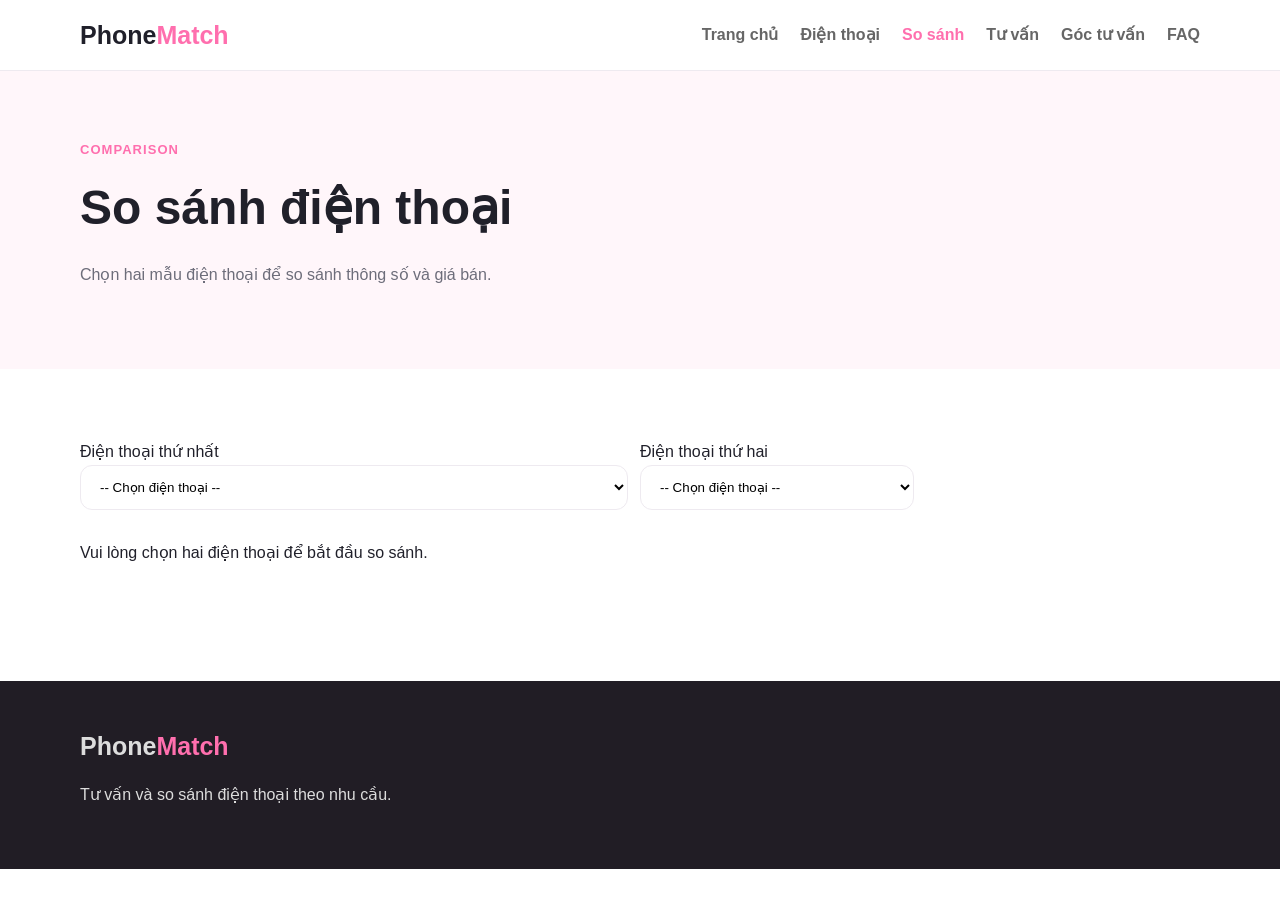
<file: compare.html>
<!DOCTYPE html>
<html lang="vi">
<head>
  <meta charset="UTF-8">
  <meta name="viewport" content="width=device-width, initial-scale=1.0">
  <title>So sánh điện thoại | PhoneMatch</title>
  <meta name="description" content="So sánh hai điện thoại theo giá, màn hình, chip, camera, pin và bộ nhớ.">
  <link rel="stylesheet" href="css/style.css">
</head>
<body>
  <header class="header">
    <div class="container nav">
      <a class="logo" href="index.html">Phone<span>Match</span></a>

      <button class="menu-btn" id="menuBtn" type="button"
              aria-label="Mở menu" aria-expanded="false">☰</button>

      <nav id="mainNav" aria-label="Điều hướng chính">
        <a href="index.html">Trang chủ</a>
        <a href="products.html">Điện thoại</a>
        <a class="active" href="compare.html" aria-current="page">So sánh</a>
        <a href="finder.html">Tư vấn</a>
        <a href="guides.html">Góc tư vấn</a>
        <a href="faq.html">FAQ</a>
      </nav>
    </div>
  </header>

  <main>
    <section class="page-hero">
      <div class="container">
        <span class="eyebrow">Comparison</span>
        <h1>So sánh điện thoại</h1>
        <p>Chọn hai mẫu điện thoại để so sánh thông số và giá bán.</p>
      </div>
    </section>

    <section class="section">
      <div class="container">
        <div class="compare-selects">
          <label>
            Điện thoại thứ nhất
            <select id="compareA" aria-label="Chọn điện thoại thứ nhất">
              <option value="">-- Chọn điện thoại --</option>
            </select>
          </label>

          <label>
            Điện thoại thứ hai
            <select id="compareB" aria-label="Chọn điện thoại thứ hai">
              <option value="">-- Chọn điện thoại --</option>
            </select>
          </label>
        </div>

        <div id="compareResult" class="compare-result" aria-live="polite">
          <p>Vui lòng chọn hai điện thoại để bắt đầu so sánh.</p>
        </div>
      </div>
    </section>
  </main>

  <footer>
    <div class="container">
      <div class="logo">Phone<span>Match</span></div>
      <p>Tư vấn và so sánh điện thoại theo nhu cầu.</p>
    </div>
  </footer>

  <script src="js/data.js"></script>
  <script src="js/compare.js"></script>
  <script src="js/main.js"></script>
</body>
</html>
</file>
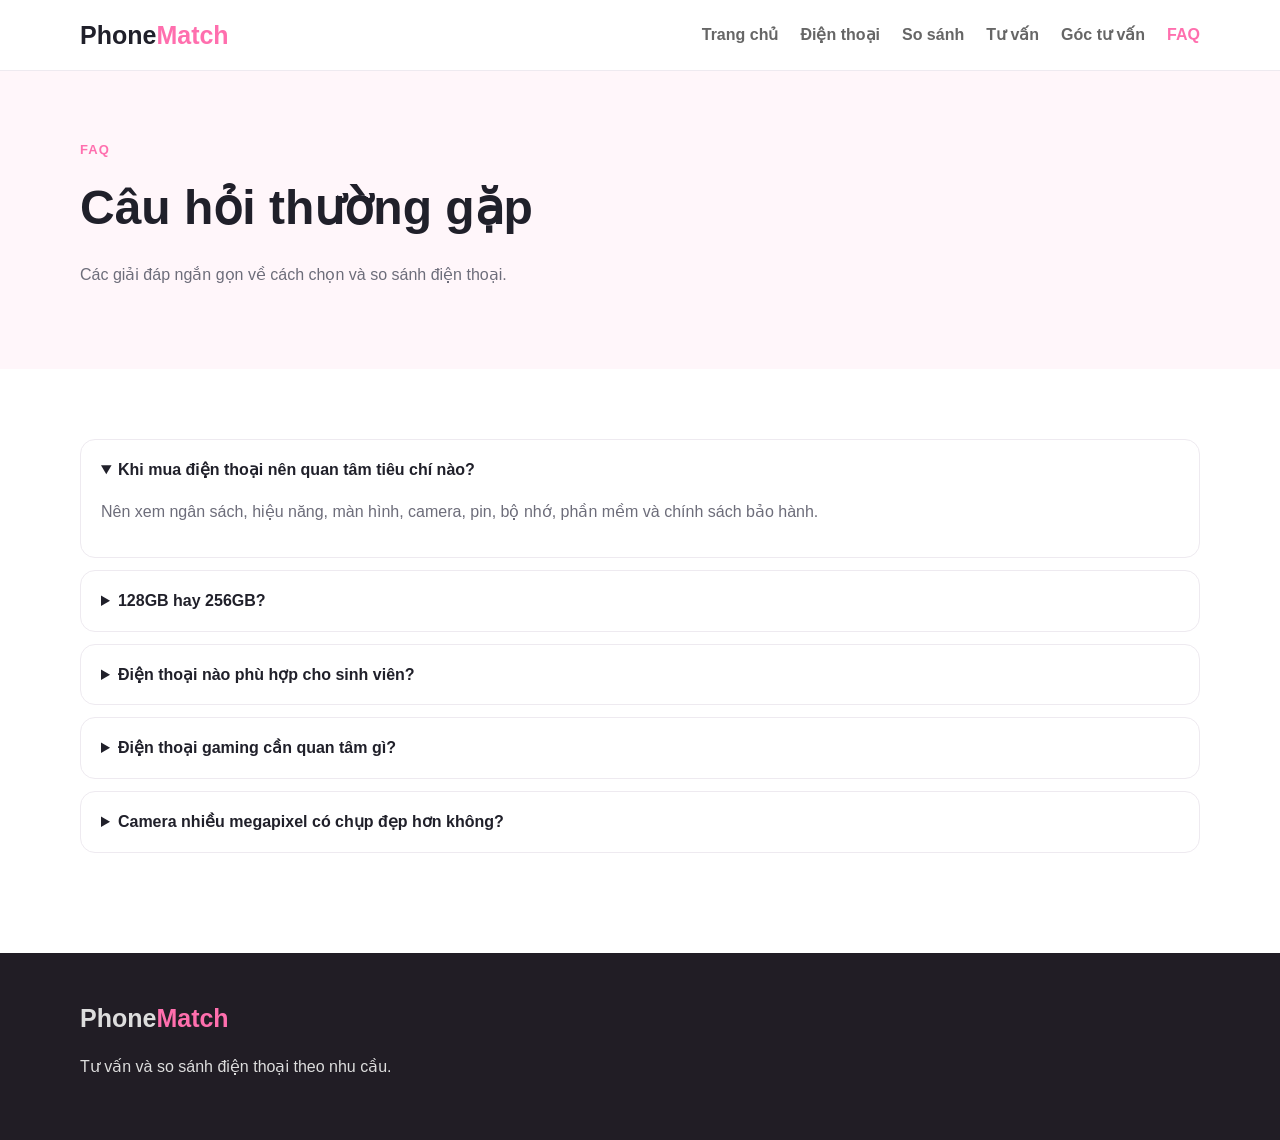
<file: faq.html>
<!DOCTYPE html>
<html lang="vi">
<head>
  <meta charset="UTF-8">
  <meta name="viewport" content="width=device-width, initial-scale=1.0">
  <title>FAQ | PhoneMatch</title>
  <meta name="description" content="Câu hỏi thường gặp về cách chọn và so sánh điện thoại.">
  <link rel="stylesheet" href="css/style.css">

  <script type="application/ld+json">
  {
    "@context": "https://schema.org",
    "@type": "FAQPage",
    "mainEntity": [
      {
        "@type": "Question",
        "name": "Khi mua điện thoại nên quan tâm tiêu chí nào?",
        "acceptedAnswer": {
          "@type": "Answer",
          "text": "Nên xem ngân sách, hiệu năng, màn hình, camera, pin, bộ nhớ, phần mềm và bảo hành."
        }
      },
      {
        "@type": "Question",
        "name": "128GB hay 256GB?",
        "acceptedAnswer": {
          "@type": "Answer",
          "text": "128GB phù hợp nhu cầu cơ bản; 256GB phù hợp nếu lưu nhiều ảnh, video hoặc game."
        }
      },
      {
        "@type": "Question",
        "name": "Điện thoại nào phù hợp cho sinh viên?",
        "acceptedAnswer": {
          "@type": "Answer",
          "text": "Nên ưu tiên mức giá phù hợp, pin tốt, hiệu năng đủ cho học tập và giải trí, cùng bộ nhớ đáp ứng nhu cầu."
        }
      }
    ]
  }
  </script>
</head>

<body>
  <header class="header">
    <div class="container nav">
      <a class="logo" href="index.html">Phone<span>Match</span></a>

      <button
        class="menu-btn"
        id="menuBtn"
        type="button"
        aria-label="Mở menu"
        aria-expanded="false"
      >
        ☰
      </button>

      <nav id="mainNav" aria-label="Điều hướng chính">
        <a href="index.html">Trang chủ</a>
        <a href="products.html">Điện thoại</a>
        <a href="compare.html">So sánh</a>
        <a href="finder.html">Tư vấn</a>
        <a href="guides.html">Góc tư vấn</a>
        <a class="active" href="faq.html" aria-current="page">FAQ</a>
      </nav>
    </div>
  </header>

  <main>
    <section class="page-hero">
      <div class="container">
        <span class="eyebrow">FAQ</span>
        <h1>Câu hỏi thường gặp</h1>
        <p>Các giải đáp ngắn gọn về cách chọn và so sánh điện thoại.</p>
      </div>
    </section>

    <section class="section">
      <div class="container faq-list">
        <details open>
          <summary>Khi mua điện thoại nên quan tâm tiêu chí nào?</summary>
          <p>
            Nên xem ngân sách, hiệu năng, màn hình, camera, pin, bộ nhớ,
            phần mềm và chính sách bảo hành.
          </p>
        </details>

        <details>
          <summary>128GB hay 256GB?</summary>
          <p>
            128GB phù hợp nhu cầu cơ bản. 256GB phù hợp nếu bạn lưu nhiều
            ảnh, video, game hoặc muốn dùng điện thoại lâu hơn.
          </p>
        </details>

        <details>
          <summary>Điện thoại nào phù hợp cho sinh viên?</summary>
          <p>
            Nên ưu tiên giá phù hợp ngân sách, pin tốt, hiệu năng đủ cho
            học tập và giải trí, cùng bộ nhớ đáp ứng nhu cầu.
          </p>
        </details>

        <details>
          <summary>Điện thoại gaming cần quan tâm gì?</summary>
          <p>
            Hãy xem chipset/GPU, khả năng kiểm soát nhiệt, màn hình, pin
            và tốc độ sạc. Không nên chỉ nhìn vào RAM.
          </p>
        </details>

        <details>
          <summary>Camera nhiều megapixel có chụp đẹp hơn không?</summary>
          <p>
            Không. Chất lượng ảnh còn phụ thuộc cảm biến, ống kính, xử lý
            ảnh, chống rung và điều kiện ánh sáng.
          </p>
        </details>
      </div>
    </section>
  </main>

  <footer>
    <div class="container">
      <div class="logo">Phone<span>Match</span></div>
      <p>Tư vấn và so sánh điện thoại theo nhu cầu.</p>
    </div>
  </footer>

  <script src="js/main.js" defer></script>
</body>
</html>
</file>
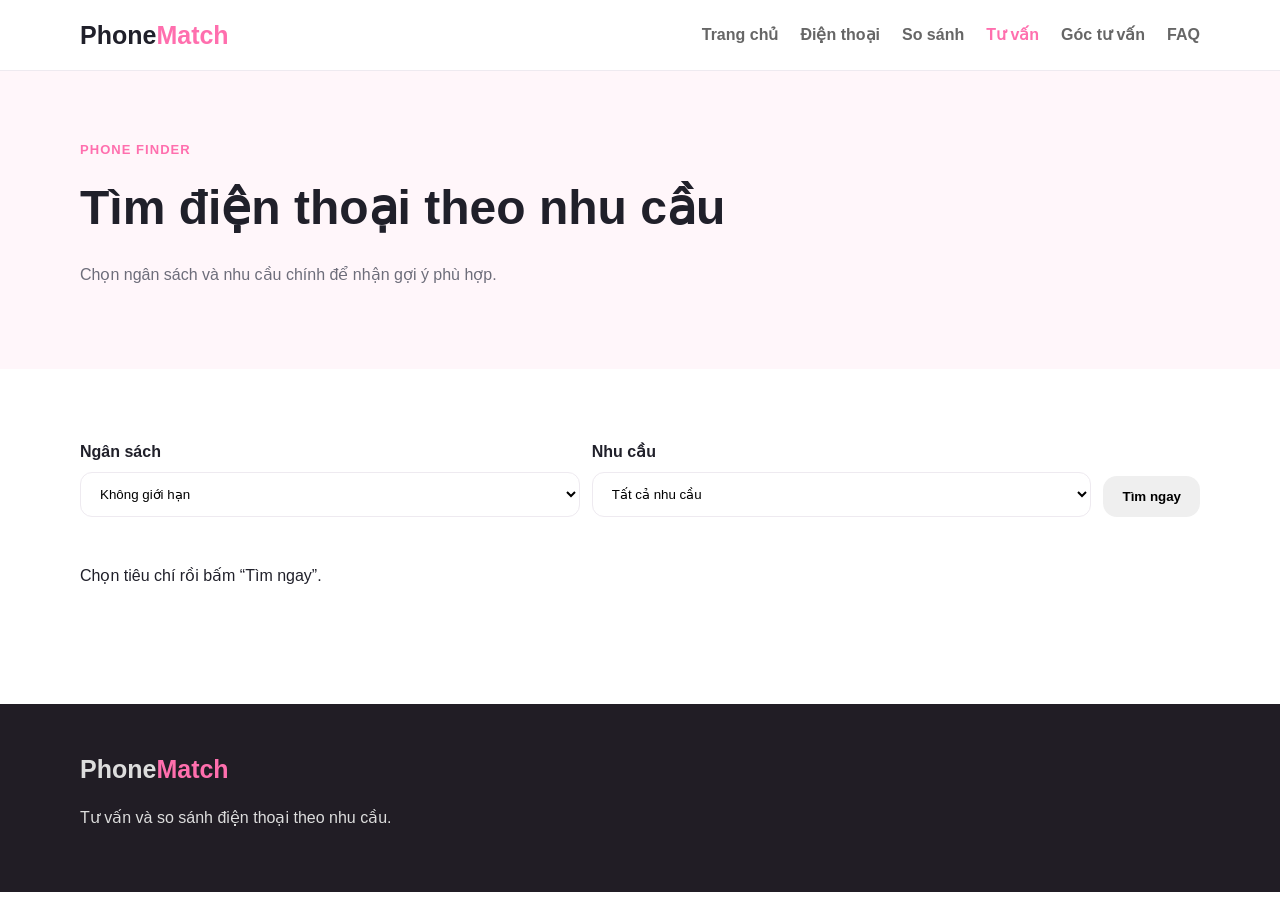
<file: finder.html>
<!DOCTYPE html>
<html lang="vi">
<head>
  <meta charset="UTF-8">
  <meta name="viewport" content="width=device-width, initial-scale=1.0">
  <title>Tư vấn chọn điện thoại | PhoneMatch</title>
  <meta name="description" content="Tìm điện thoại phù hợp dựa trên ngân sách và nhu cầu sử dụng.">
  <link rel="stylesheet" href="css/style.css">
</head>
<body>
  <header class="header">
    <div class="container nav">
      <a class="logo" href="index.html">Phone<span>Match</span></a>

      <button class="menu-btn" id="menuBtn" type="button"
              aria-label="Mở menu" aria-expanded="false">☰</button>

      <nav id="mainNav" aria-label="Điều hướng chính">
        <a href="index.html">Trang chủ</a>
        <a href="products.html">Điện thoại</a>
        <a href="compare.html">So sánh</a>
        <a class="active" href="finder.html" aria-current="page">Tư vấn</a>
        <a href="guides.html">Góc tư vấn</a>
        <a href="faq.html">FAQ</a>
      </nav>
    </div>
  </header>

  <main>
    <section class="page-hero">
      <div class="container">
        <span class="eyebrow">Phone Finder</span>
        <h1>Tìm điện thoại theo nhu cầu</h1>
        <p>
          Chọn ngân sách và nhu cầu chính để nhận gợi ý phù hợp.
        </p>
      </div>
    </section>

    <section class="section">
      <div class="container">
        <div class="finder-box">
          <label for="finderBudget">
            Ngân sách
            <select id="finderBudget">
              <option value="999">Không giới hạn</option>
              <option value="5">Dưới 5 triệu</option>
              <option value="10">Dưới 10 triệu</option>
              <option value="15">Dưới 15 triệu</option>
            </select>
          </label>

          <label for="finderNeed">
            Nhu cầu
            <select id="finderNeed">
              <option value="">Tất cả nhu cầu</option>
              <option value="camera">Chụp ảnh</option>
              <option value="gaming">Chơi game</option>
              <option value="battery">Pin tốt</option>
              <option value="student">Sinh viên</option>
            </select>
          </label>

          <button class="btn btn-primary" id="findBtn" type="button">
            Tìm ngay
          </button>
        </div>

        <div id="finderResult" class="product-grid" aria-live="polite">
          <p>Chọn tiêu chí rồi bấm “Tìm ngay”.</p>
        </div>
      </div>
    </section>
  </main>

  <footer>
    <div class="container">
      <div class="logo">Phone<span>Match</span></div>
      <p>Tư vấn và so sánh điện thoại theo nhu cầu.</p>
    </div>
  </footer>

  <script src="js/data.js" defer></script>
  <script src="js/finder.js" defer></script>
  <script src="js/main.js" defer></script>
</body>
</html>
</file>
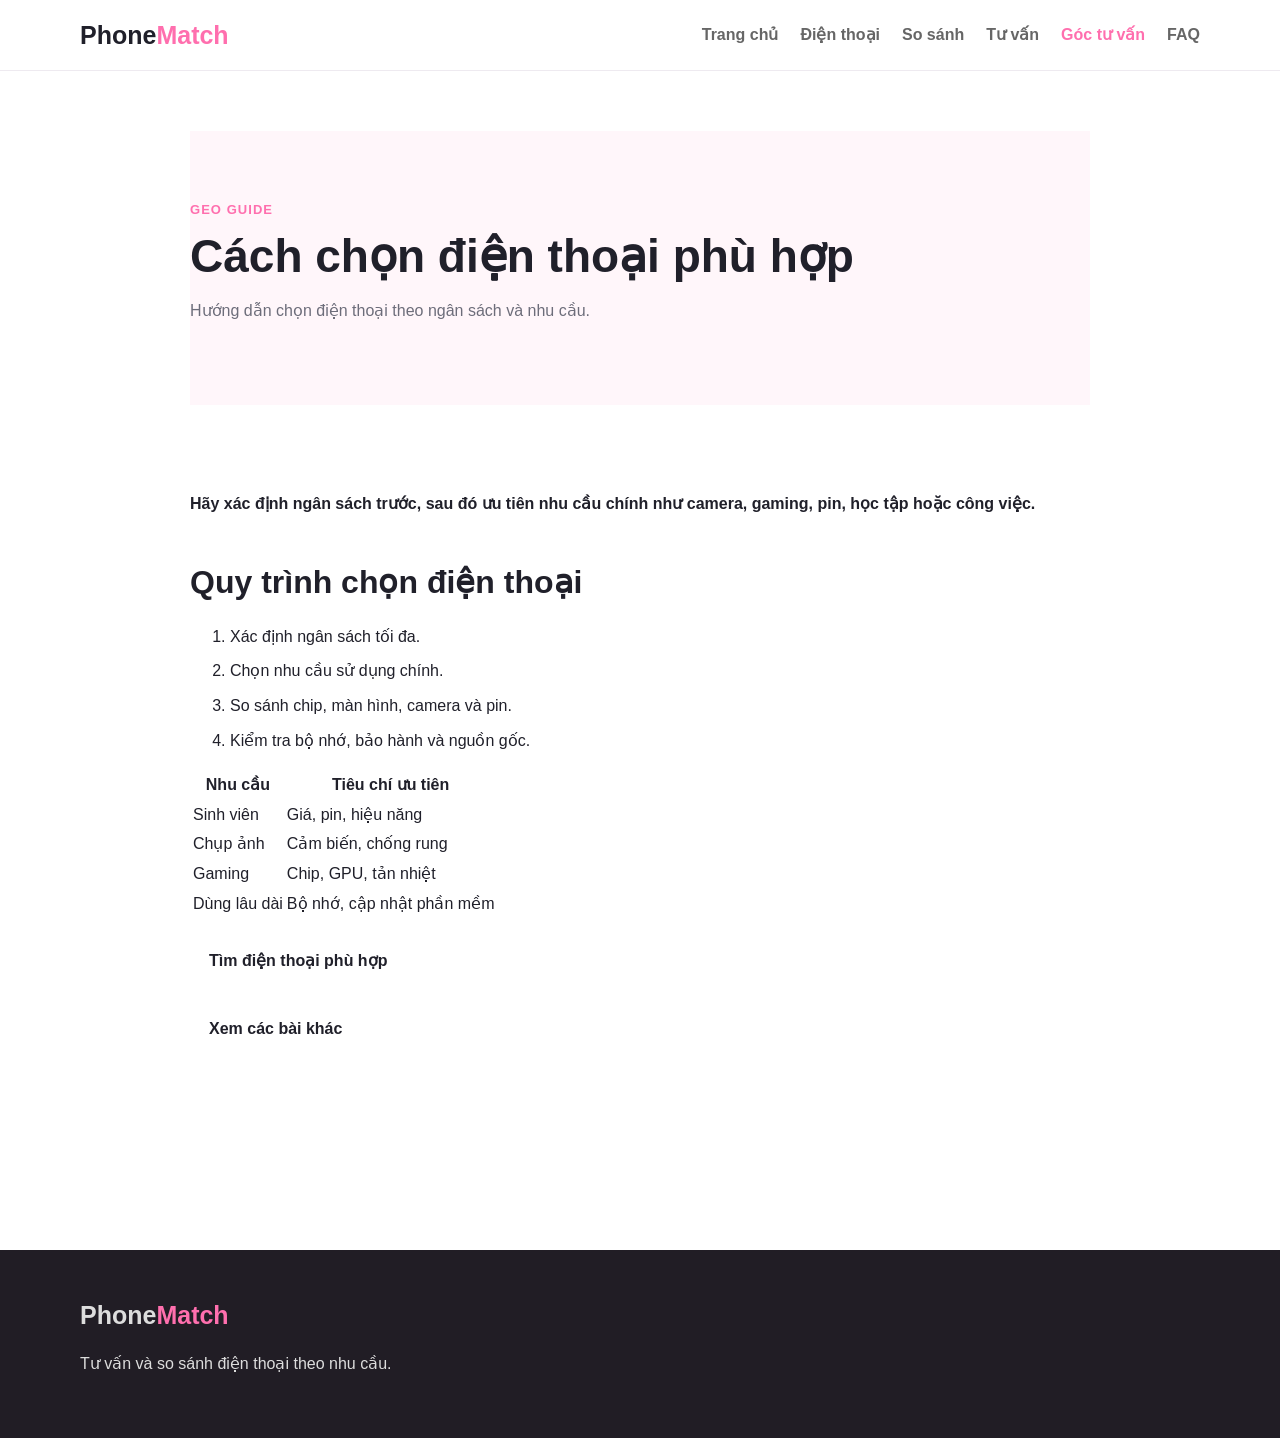
<file: guide.html>
<!DOCTYPE html>
<html lang="vi">
<head>
  <meta charset="UTF-8">
  <meta name="viewport" content="width=device-width, initial-scale=1.0">
  <title>Góc tư vấn | PhoneMatch</title>
  <meta name="description" content="Bài hướng dẫn chọn điện thoại theo nhu cầu.">
  <link rel="stylesheet" href="css/style.css">
</head>
<body>
  <header class="header">
    <div class="container nav">
      <a class="logo" href="index.html">Phone<span>Match</span></a>

      <button
        class="menu-btn"
        id="menuBtn"
        type="button"
        aria-label="Mở menu"
        aria-expanded="false"
      >
        ☰
      </button>

      <nav id="mainNav" aria-label="Điều hướng chính">
        <a href="index.html">Trang chủ</a>
        <a href="products.html">Điện thoại</a>
        <a href="compare.html">So sánh</a>
        <a href="finder.html">Tư vấn</a>
        <a class="active" href="guides.html" aria-current="page">Góc tư vấn</a>
        <a href="faq.html">FAQ</a>
      </nav>
    </div>
  </header>

  <main>
    <article id="guideContent" class="container guide-article" aria-live="polite">
  <p>Đang tải bài viết...</p>
</article>
  </main>

  <footer>
    <div class="container">
      <div class="logo">Phone<span>Match</span></div>
      <p>Tư vấn và so sánh điện thoại theo nhu cầu.</p>
    </div>
  </footer>

  <script src="js/guides.js?v=2" defer></script>
<script src="js/main.js?v=2" defer></script>
</body>
</html>
</file>
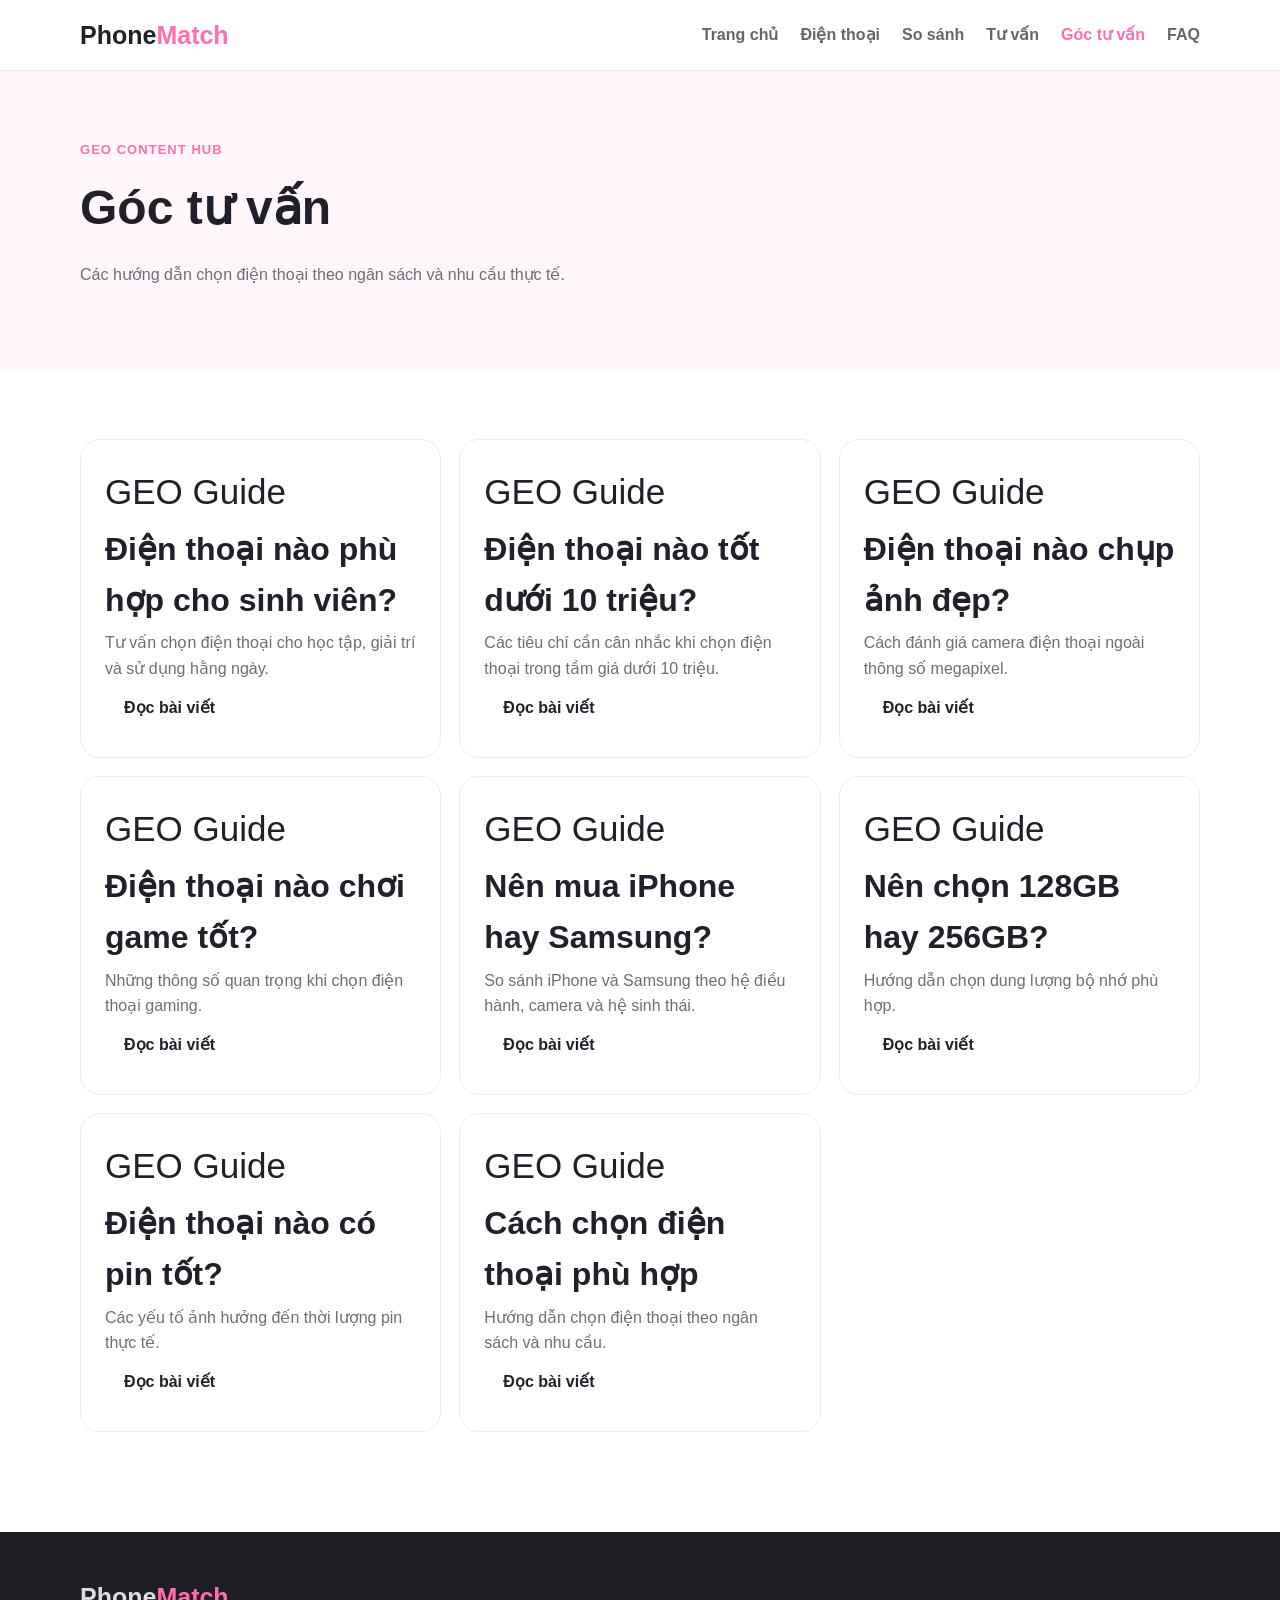
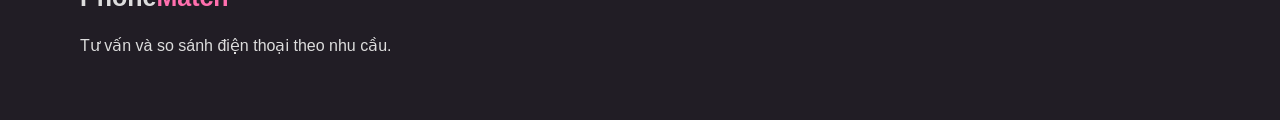
<file: guides.html>
<!DOCTYPE html>
<html lang="vi">
<head>
  <meta charset="UTF-8">
  <meta name="viewport" content="width=device-width, initial-scale=1.0">
  <title>Góc tư vấn điện thoại | PhoneMatch</title>
  <meta name="description" content="Các bài hướng dẫn chọn điện thoại theo ngân sách và nhu cầu.">
  <link rel="stylesheet" href="css/style.css">
</head>
<body>
  <header class="header">
    <div class="container nav">
      <a class="logo" href="index.html">Phone<span>Match</span></a>

      <button class="menu-btn" id="menuBtn" type="button"
              aria-label="Mở menu" aria-expanded="false">☰</button>

      <nav id="mainNav" aria-label="Điều hướng chính">
        <a href="index.html">Trang chủ</a>
        <a href="products.html">Điện thoại</a>
        <a href="compare.html">So sánh</a>
        <a href="finder.html">Tư vấn</a>
        <a class="active" href="guides.html" aria-current="page">Góc tư vấn</a>
        <a href="faq.html">FAQ</a>
      </nav>
    </div>
  </header>

  <main>
    <section class="page-hero">
      <div class="container">
        <span class="eyebrow">GEO Content Hub</span>
        <h1>Góc tư vấn</h1>
        <p>Các hướng dẫn chọn điện thoại theo ngân sách và nhu cầu thực tế.</p>
      </div>
    </section>

    <section class="section">
      <div class="container">
        <div class="guide-grid">
          <a class="guide-card" href="guide.html?topic=student">
            <span>🎓</span>
            <h2>Điện thoại nào phù hợp cho sinh viên?</h2>
            <p>Ngân sách, pin, hiệu năng và bộ nhớ.</p>
          </a>

          <a class="guide-card" href="guide.html?topic=camera">
            <span>📸</span>
            <h2>Điện thoại nào chụp ảnh đẹp?</h2>
            <p>Cách đánh giá camera thay vì chỉ nhìn số MP.</p>
          </a>

          <a class="guide-card" href="guide.html?topic=gaming">
            <span>🎮</span>
            <h2>Điện thoại gaming cần quan tâm gì?</h2>
            <p>Chip, GPU, màn hình, nhiệt độ và pin.</p>
          </a>

          <a class="guide-card" href="guide.html?topic=storage">
            <span>💾</span>
            <h2>128GB hay 256GB?</h2>
            <p>Chọn dung lượng theo thói quen sử dụng.</p>
          </a>

          <a class="guide-card" href="guide.html?topic=iphone-samsung">
            <span>⚖️</span>
            <h2>iPhone và Samsung khác nhau thế nào?</h2>
            <p>So sánh hệ điều hành, phần cứng và hệ sinh thái.</p>
          </a>

          <a class="guide-card" href="guide.html?topic=budget">
            <span>💰</span>
            <h2>Nên chọn điện thoại theo ngân sách thế nào?</h2>
            <p>Cách chia tiêu chí trước khi mua.</p>
          </a>
        </div>
      </div>
    </section>
  </main>

  <footer>
    <div class="container">
      <div class="logo">Phone<span>Match</span></div>
      <p>Tư vấn và so sánh điện thoại theo nhu cầu.</p>
    </div>
  </footer>

  <script src="js/main.js" defer></script>
  <script src="js/guides.js" defer></script>
</body>
</html>
</file>
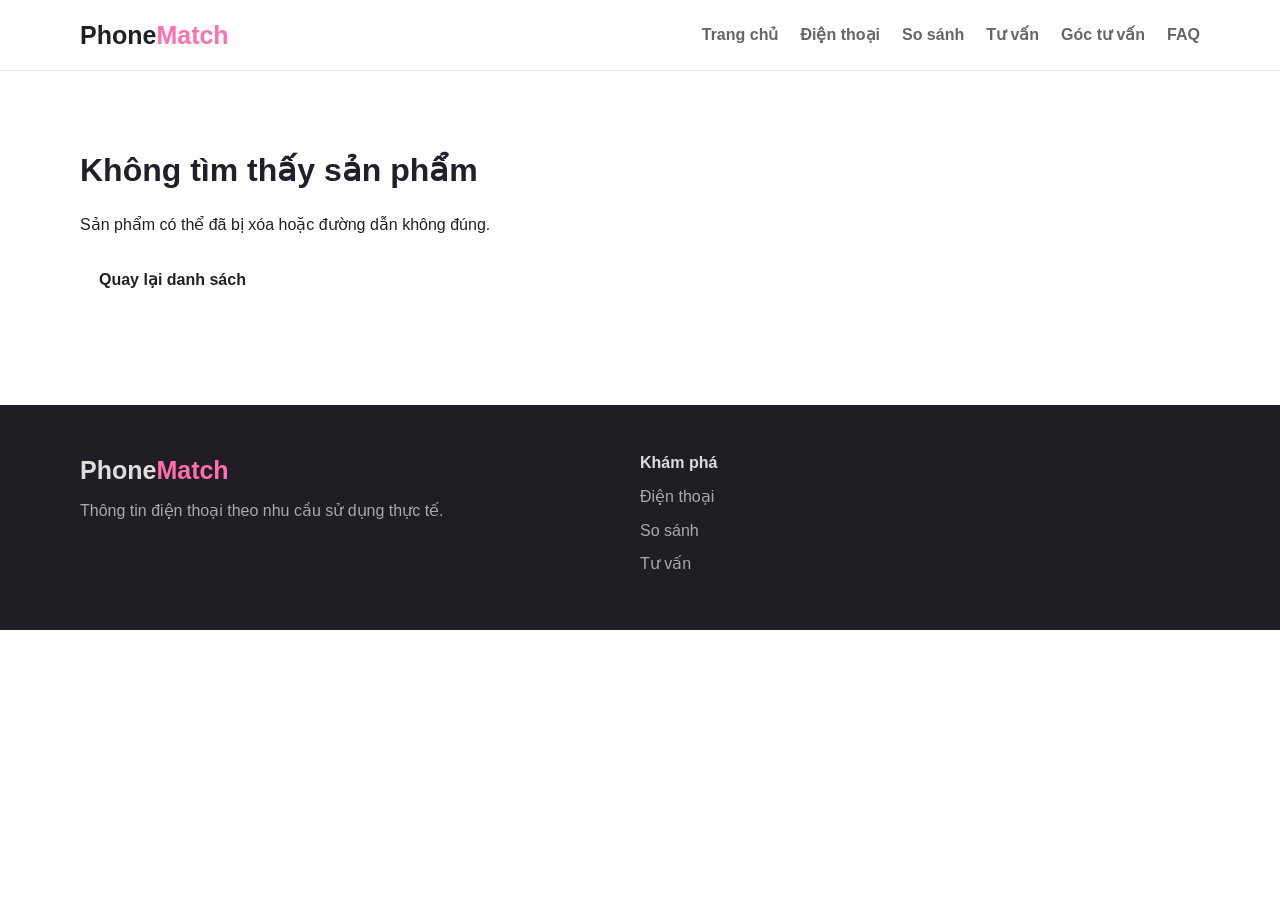
<file: product-detail.html>
<!DOCTYPE html>
<html lang="vi">
<head>
  <meta charset="UTF-8">
  <meta name="viewport" content="width=device-width, initial-scale=1.0">
  <title>Chi tiết điện thoại | PhoneMatch</title>
  <meta name="description" content="Thông tin, thông số và tiêu chí phù hợp của điện thoại.">
  <link rel="stylesheet" href="css/style.css">
</head>
<body>
  <header class="header">
    <div class="container nav">
      <a class="logo" href="index.html">Phone<span>Match</span></a>

      <button
        class="menu-btn"
        id="menuBtn"
        type="button"
        aria-label="Mở menu"
        aria-expanded="false"
      >
        ☰
      </button>

      <nav id="mainNav" aria-label="Điều hướng chính">
        <a href="index.html">Trang chủ</a>
        <a href="products.html">Điện thoại</a>
        <a href="compare.html">So sánh</a>
        <a href="finder.html">Tư vấn</a>
        <a href="guides.html">Góc tư vấn</a>
        <a href="faq.html">FAQ</a>
      </nav>
    </div>
  </header>

  <main id="productDetail" aria-live="polite">
    <section class="page-hero">
      <div class="container">
        <p>Đang tải thông tin sản phẩm...</p>
      </div>
    </section>
  </main>

  <footer>
    <div class="container footer-grid">
      <div>
        <div class="logo">Phone<span>Match</span></div>
        <p>Thông tin điện thoại theo nhu cầu sử dụng thực tế.</p>
      </div>

      <div>
        <strong>Khám phá</strong>
        <a href="products.html">Điện thoại</a>
        <a href="compare.html">So sánh</a>
        <a href="finder.html">Tư vấn</a>
      </div>
    </div>
  </footer>

  <script src="js/data.js" defer></script>
  <script src="js/product.js" defer></script>
  <script src="js/main.js" defer></script>
</body>
</html>
</file>
<file: css/style.css>
:root{--pink:#ff6fae;--pink2:#ffe7f1;--dark:#20202a;--muted:#6d6d7a;--bg:#fff;--soft:#fff6fa;--line:#eeeaf0;--shadow:0 12px 35px rgba(31,20,35,.08)}
*{box-sizing:border-box}body{margin:0;font-family:Inter,Segoe UI,Arial,sans-serif;color:var(--dark);background:var(--bg);line-height:1.6}a{text-decoration:none;color:inherit}.container{width:min(1120px,92%);margin:auto}
.header{position:sticky;top:0;z-index:10;background:rgba(255,255,255,.94);backdrop-filter:blur(12px);border-bottom:1px solid var(--line)}.nav{min-height:70px;display:flex;align-items:center;justify-content:space-between;gap:24px}.logo{font-size:25px;font-weight:900}.logo span{color:var(--pink)}nav{display:flex;gap:22px}nav a{font-weight:700;color:#666}nav a:hover,nav a.active{color:var(--pink)}.menu-btn{display:none;border:0;background:none;font-size:24px}
.hero{padding:80px 0;background:linear-gradient(135deg,#fff 0%,#fff1f7 100%)}.hero-grid{display:grid;grid-template-columns:1.2fr .8fr;gap:50px;align-items:center}.badge,.eyebrow{display:inline-block;color:var(--pink);font-weight:800;font-size:13px;letter-spacing:.08em;text-transform:uppercase}.hero h1{font-size:clamp(42px,6vw,72px);line-height:1.05;margin:15px 0}.hero h1 span{color:var(--pink)}.hero p{font-size:18px;color:var(--muted);max-width:650px}.hero-actions{display:flex;gap:12px;margin-top:25px}.btn{display:inline-flex;align-items:center;justify-content:center;border:0;border-radius:14px;padding:13px 19px;font-weight:800;cursor:pointer}.primary{background:var(--pink);color:#fff}.secondary{background:#fff;border:1px solid var(--line)}.hero-card{background:#fff;border:1px solid var(--line);border-radius:28px;padding:30px;box-shadow:var(--shadow);display:flex;align-items:center;gap:20px}.phone-visual{font-size:90px;background:var(--pink2);border-radius:24px;padding:15px}
.section{padding:70px 0}.soft{background:var(--soft)}.section-head{display:flex;align-items:end;justify-content:space-between;gap:20px;margin-bottom:25px}.section h2{font-size:32px;margin:4px 0}.section-head>a{color:var(--pink);font-weight:800}.need-grid{display:grid;grid-template-columns:repeat(4,1fr);gap:16px}.need-card,.guide-card{padding:24px;background:#fff;border:1px solid var(--line);border-radius:20px;transition:.2s}.need-card:hover,.guide-card:hover{transform:translateY(-4px);box-shadow:var(--shadow)}.need-card span,.guide-card span{font-size:35px}.need-card h3{margin:10px 0 4px}.need-card p,.guide-card p{color:var(--muted);margin:0}
.product-grid{display:grid;grid-template-columns:repeat(3,1fr);gap:18px}.product-card{background:#fff;border:1px solid var(--line);border-radius:20px;padding:20px;box-shadow:0 6px 20px rgba(0,0,0,.03)}..product-icon{
    width:100%;
    aspect-ratio:1 / 1;
    height:auto;
    border-radius:16px;
    background:linear-gradient(145deg,#fff1f7,#f4f2f8);
    display:flex;
    align-items:center;
    justify-content:center;
    overflow:hidden;
    margin-bottom:16px;
}

.product-icon img{
    width:100%;
    height:100%;
    object-fit:contain;
    display:block;
}.product-card h3{margin:4px 0}.product-card .price{font-weight:900;color:var(--pink);font-size:18px}.tags{display:flex;flex-wrap:wrap;gap:7px;margin:12px 0}.tag{font-size:12px;padding:5px 9px;background:#f5f4f7;border-radius:99px}.card-actions{display:flex;gap:8px;margin-top:15px}.small-btn{flex:1;padding:9px;border-radius:10px;border:1px solid var(--line);background:#fff;font-weight:800;cursor:pointer}.small-btn.main{background:var(--pink);color:#fff;border-color:var(--pink)}
.answer-box{background:#fff;border:1px solid var(--line);border-radius:28px;padding:38px;box-shadow:var(--shadow)}.answer-grid{display:grid;grid-template-columns:repeat(3,1fr);gap:18px;margin-top:25px}.answer-grid div{background:var(--soft);padding:22px;border-radius:18px}.answer-grid b{color:var(--pink);font-size:25px}
.faq-list{display:grid;gap:12px}.faq-list details{background:#fff;border:1px solid var(--line);border-radius:15px;padding:17px 20px}.faq-list summary{cursor:pointer;font-weight:800}.faq-list p{color:var(--muted)}
.page-hero{padding:65px 0;background:var(--soft)}.page-hero h1{font-size:48px;margin:8px 0}.page-hero p{color:var(--muted);max-width:750px}.filters,.compare-selects,.finder-box{display:grid;grid-template-columns:2fr 1fr 1fr;gap:12px;margin-bottom:30px}.filters input,.filters select,.compare-selects select,.finder-box select{width:100%;padding:13px 15px;border:1px solid var(--line);border-radius:12px;background:#fff}.finder-box{grid-template-columns:1fr 1fr auto;align-items:end}.finder-box label{font-weight:800}.finder-box select{display:block;margin-top:7px}
.compare-table{width:100%;border-collapse:collapse;background:#fff;border:1px solid var(--line);border-radius:18px;overflow:hidden}.compare-table th,.compare-table td{padding:16px;border-bottom:1px solid var(--line);text-align:left}.compare-table th{background:var(--soft)}.compare-table td:first-child{font-weight:800}
.guide-grid{display:grid;grid-template-columns:repeat(3,1fr);gap:18px}.guide-article{padding-top:60px;padding-bottom:80px;max-width:900px}.guide-article h1{font-size:46px;line-height:1.15}.guide-article h2{margin-top:40px}.guide-article .answer{background:var(--soft);padding:24px;border-radius:18px;border-left:4px solid var(--pink)}.guide-article li{margin:9px 0}
footer{background:#211d25;color:#ddd;padding:45px 0;margin-top:30px}.footer-grid{display:grid;grid-template-columns:2fr 1fr 1fr;gap:30px}.footer-grid a,.footer-grid p{display:block;color:#aaa;margin:8px 0}
@media(max-width:800px){nav{display:none;position:absolute;top:70px;left:0;right:0;background:#fff;padding:18px 5%;border-bottom:1px solid var(--line);flex-direction:column}.menu-btn{display:block}.hero-grid,.product-grid,.need-grid,.answer-grid,.guide-grid,.footer-grid{grid-template-columns:1fr 1fr}.filters,.finder-box{grid-template-columns:1fr}.page-hero h1{font-size:38px}}
@media(max-width:520px){.hero{padding:55px 0}.hero-grid,.product-grid,.need-grid,.answer-grid,.guide-grid,.footer-grid{grid-template-columns:1fr}.hero h1{font-size:42px}.section{padding:50px 0}.hero-actions{flex-direction:column}.hero-card{padding:20px}.phone-visual{font-size:60px}.section-head{align-items:start;flex-direction:column}}

@media (max-width: 800px){
  header nav.mobile-open{
    display:flex;
    position:absolute;
    top:72px;
    left:0;
    right:0;
    flex-direction:column;
    padding:16px 20px;
    background:#fff;
    border-bottom:1px solid #eee;
    box-shadow:0 8px 20px rgba(0,0,0,.08);
    z-index:50;
  }
  header nav.mobile-open a{padding:10px 0;}
}
</file>
